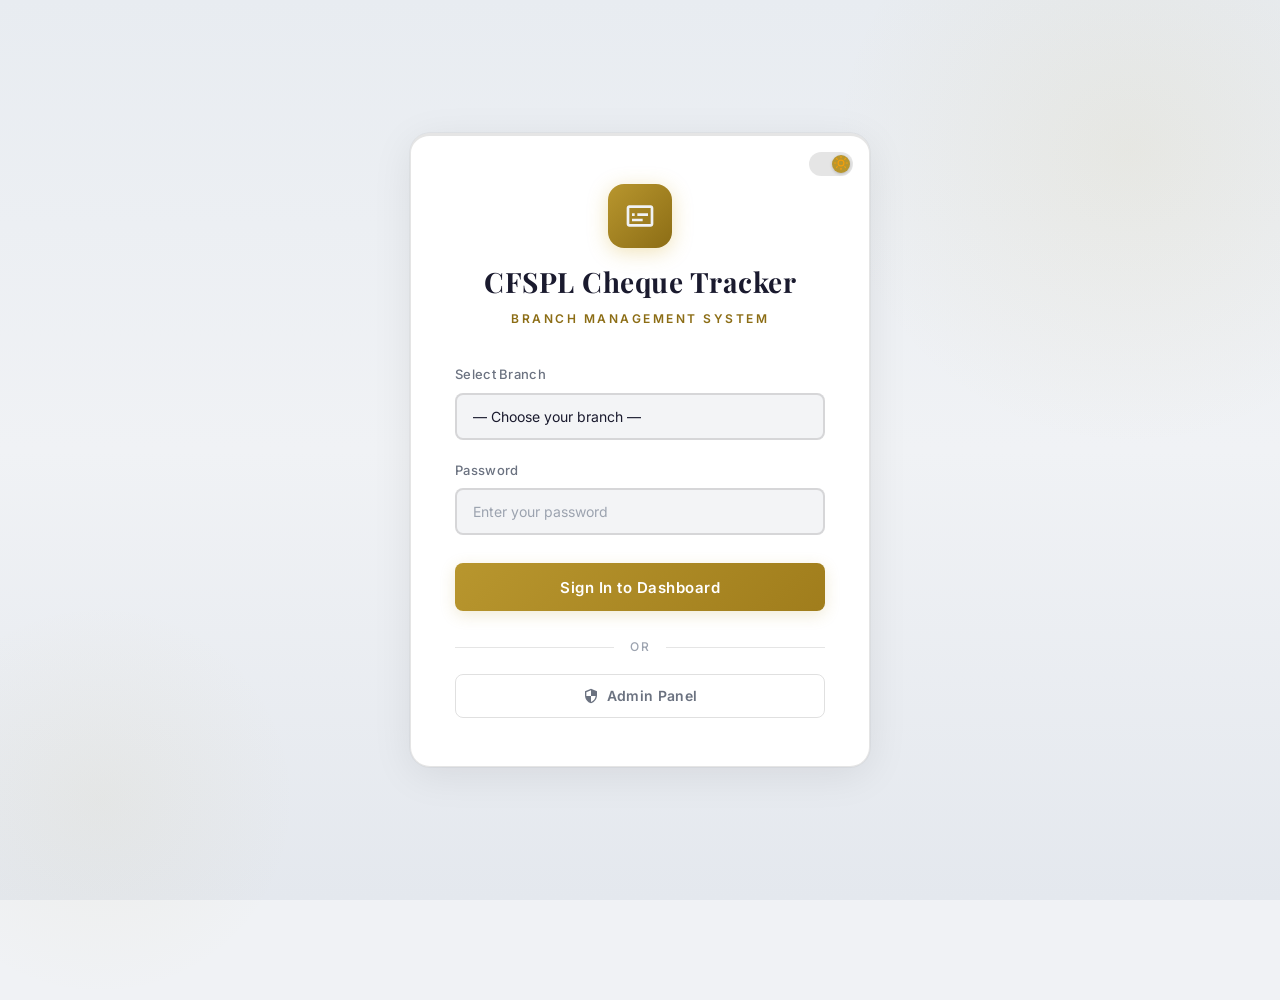
<file: index.html>
<!DOCTYPE html>
<html lang="en">
<head>
  <meta charset="UTF-8" />
  <meta name="viewport" content="width=device-width, initial-scale=1.0" />
  <title>CFSPL Cheque Tracker – Login</title>
  <link rel="stylesheet" href="styles.css" />
</head>
<body class="login-page">

  <div class="login-card" style="position:relative;">
    <button class="theme-toggle" title="Toggle theme" style="position:absolute;top:16px;right:16px;">
      <svg class="icon-moon" viewBox="0 0 24 24" width="14" height="14" fill="currentColor"><path d="M21 12.79A9 9 0 1111.21 3 7 7 0 0021 12.79z"/></svg>
      <svg class="icon-sun" viewBox="0 0 24 24" width="14" height="14" fill="none" stroke="currentColor" stroke-width="2" stroke-linecap="round"><circle cx="12" cy="12" r="5"/><line x1="12" y1="1" x2="12" y2="3"/><line x1="12" y1="21" x2="12" y2="23"/><line x1="4.22" y1="4.22" x2="5.64" y2="5.64"/><line x1="18.36" y1="18.36" x2="19.78" y2="19.78"/><line x1="1" y1="12" x2="3" y2="12"/><line x1="21" y1="12" x2="23" y2="12"/><line x1="4.22" y1="19.78" x2="5.64" y2="18.36"/><line x1="18.36" y1="5.64" x2="19.78" y2="4.22"/></svg>
    </button>
    <div class="login-logo">
      <div class="logo-icon">
        <!-- Cheque/Document icon -->
        <svg viewBox="0 0 24 24" xmlns="http://www.w3.org/2000/svg">
          <path d="M20 4H4c-1.1 0-2 .9-2 2v12c0 1.1.9 2 2 2h16c1.1 0 2-.9 2-2V6c0-1.1-.9-2-2-2zm0 14H4V6h16v12zM6 10h2v2H6zm0 4h8v2H6zm4-4h8v2h-8z"/>
        </svg>
      </div>
      <h1>CFSPL Cheque Tracker</h1>
      <p>Branch Management System</p>
    </div>

    <div id="loginAlert" class="alert alert-error" role="alert">
      <svg width="16" height="16" viewBox="0 0 24 24" fill="currentColor">
        <path d="M12 2C6.48 2 2 6.48 2 12s4.48 10 10 10 10-4.48 10-10S17.52 2 12 2zm1 15h-2v-2h2v2zm0-4h-2V7h2v6z"/>
      </svg>
      <span id="loginAlertText"></span>
    </div>

    <form id="loginForm" novalidate>
      <div class="form-group">
        <label for="branchSelect">Select Branch</label>
        <select id="branchSelect" required>
          <option value="">— Choose your branch —</option>
          <option value="Head Office">Head Office</option>
          <option value="Andheri Branch">Andheri Branch</option>
          <option value="Borivali Branch">Borivali Branch</option>
          <option value="Dadar Branch">Dadar Branch</option>
          <option value="Thane Branch">Thane Branch</option>
          <option value="Pune Branch">Pune Branch</option>
          <option value="Nashik Branch">Nashik Branch</option>
          <option value="Nagpur Branch">Nagpur Branch</option>
          <option value="Aurangabad Branch">Aurangabad Branch</option>
          <option value="Kolhapur Branch">Kolhapur Branch</option>
        </select>
      </div>

      <div class="form-group">
        <label for="passwordInput">Password</label>
        <input
          type="password"
          id="passwordInput"
          placeholder="Enter your password"
          required
          autocomplete="current-password"
        />
      </div>

      <button type="submit" class="btn btn-primary">
        Sign In to Dashboard
      </button>
    </form>

    <div class="admin-divider">
      <span>or</span>
    </div>

    <button class="btn btn-admin" id="adminLoginBtn">
      <svg width="16" height="16" viewBox="0 0 24 24" fill="currentColor">
        <path d="M12 1L3 5v6c0 5.55 3.84 10.74 9 12 5.16-1.26 9-6.45 9-12V5l-9-4zm0 10.99h7c-.53 4.12-3.28 7.79-7 8.94V12H5V6.3l7-3.11v8.8z"/>
      </svg>
      Admin Panel
    </button>
  </div>

  <script src="app.js"></script>
</body>
</html>
</file>
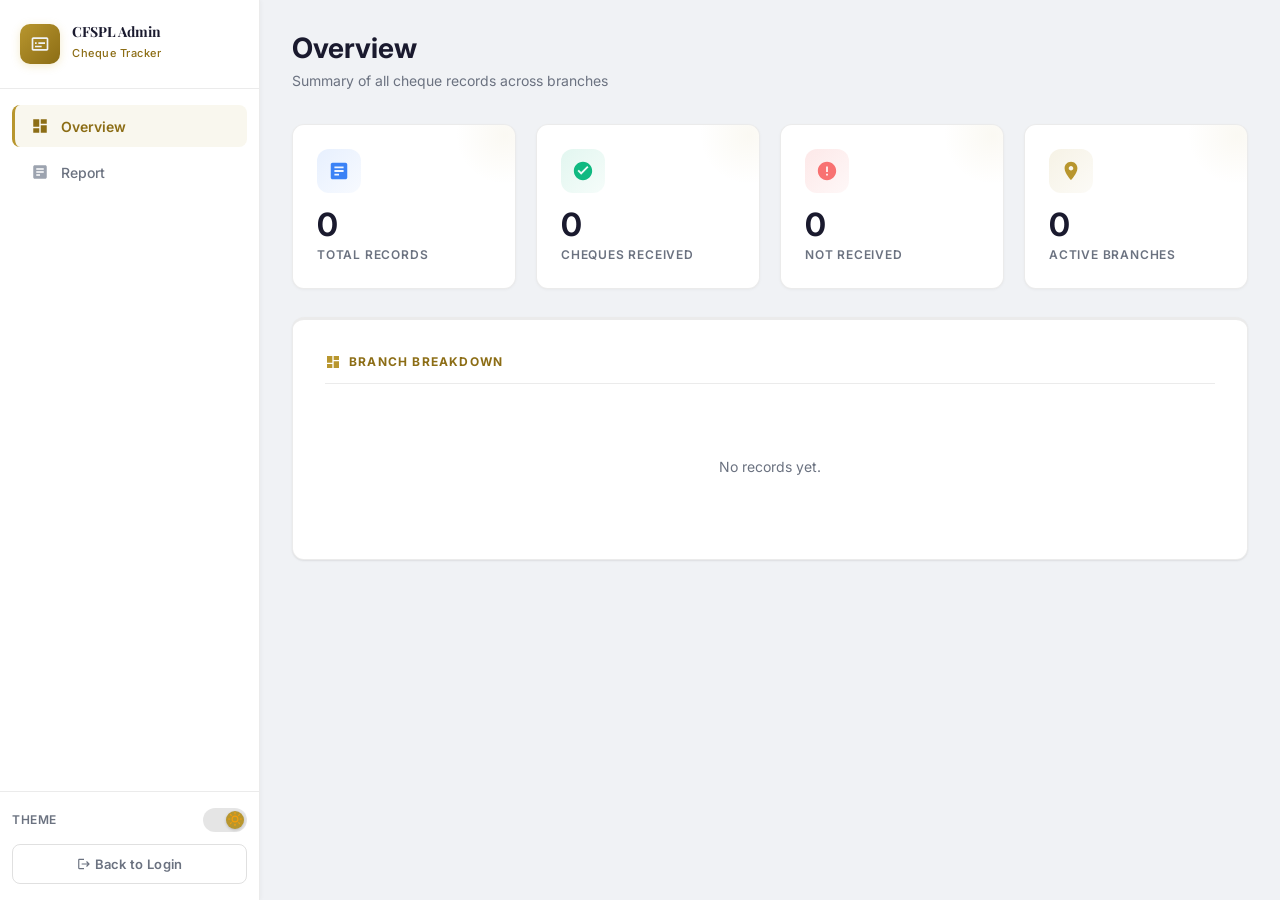
<file: admin.html>
<!DOCTYPE html>
<html lang="en">
<head>
  <meta charset="UTF-8" />
  <meta name="viewport" content="width=device-width, initial-scale=1.0" />
  <title>CFSPL Cheque Tracker – Admin Panel</title>
  <link rel="stylesheet" href="styles.css" />
</head>
<body class="admin-page">

  <!-- Sidebar -->
  <aside class="admin-sidebar" id="adminSidebar">
    <div class="sidebar-brand">
      <div class="brand-icon">
        <svg viewBox="0 0 24 24" xmlns="http://www.w3.org/2000/svg">
          <path d="M20 4H4c-1.1 0-2 .9-2 2v12c0 1.1.9 2 2 2h16c1.1 0 2-.9 2-2V6c0-1.1-.9-2-2-2zm0 14H4V6h16v12zM6 10h2v2H6zm0 4h8v2H6zm4-4h8v2h-8z"/>
        </svg>
      </div>
      <div>
        <h2>CFSPL Admin</h2>
        <span>Cheque Tracker</span>
      </div>
    </div>

    <nav class="sidebar-nav">
      <button class="sidebar-link active" data-page="overview" id="navOverview">
        <svg viewBox="0 0 24 24" width="18" height="18" fill="currentColor">
          <path d="M3 13h8V3H3v10zm0 8h8v-6H3v6zm10 0h8V11h-8v10zm0-18v6h8V3h-8z"/>
        </svg>
        Overview
      </button>
      <button class="sidebar-link" data-page="report" id="navReport">
        <svg viewBox="0 0 24 24" width="18" height="18" fill="currentColor">
          <path d="M19 3H5c-1.1 0-2 .9-2 2v14c0 1.1.9 2 2 2h14c1.1 0 2-.9 2-2V5c0-1.1-.9-2-2-2zm-7 14H7v-2h5v2zm5-4H7v-2h10v2zm0-4H7V7h10v2z"/>
        </svg>
        Report
      </button>
    </nav>

    <div class="sidebar-footer">
      <div style="display:flex;align-items:center;justify-content:space-between;margin-bottom:12px;">
        <span style="font-size:12px;font-weight:600;color:var(--text-muted);text-transform:uppercase;letter-spacing:0.5px;">Theme</span>
        <button class="theme-toggle" title="Toggle theme">
          <svg class="icon-moon" viewBox="0 0 24 24" width="14" height="14" fill="currentColor"><path d="M21 12.79A9 9 0 1111.21 3 7 7 0 0021 12.79z"/></svg>
          <svg class="icon-sun" viewBox="0 0 24 24" width="14" height="14" fill="none" stroke="currentColor" stroke-width="2" stroke-linecap="round"><circle cx="12" cy="12" r="5"/><line x1="12" y1="1" x2="12" y2="3"/><line x1="12" y1="21" x2="12" y2="23"/><line x1="4.22" y1="4.22" x2="5.64" y2="5.64"/><line x1="18.36" y1="18.36" x2="19.78" y2="19.78"/><line x1="1" y1="12" x2="3" y2="12"/><line x1="21" y1="12" x2="23" y2="12"/><line x1="4.22" y1="19.78" x2="5.64" y2="18.36"/><line x1="18.36" y1="5.64" x2="19.78" y2="4.22"/></svg>
        </button>
      </div>
      <button class="btn-logout" id="adminLogoutBtn">
        <svg width="14" height="14" viewBox="0 0 24 24" fill="currentColor">
          <path d="M17 7l-1.41 1.41L18.17 11H8v2h10.17l-2.58 2.58L17 17l5-5zM4 5h8V3H4c-1.1 0-2 .9-2 2v14c0 1.1.9 2 2 2h8v-2H4V5z"/>
        </svg>
        Back to Login
      </button>
    </div>
  </aside>

  <!-- Mobile Header -->
  <div class="admin-mobile-header">
    <button class="mobile-menu-btn" id="mobileMenuBtn">
      <svg viewBox="0 0 24 24" width="22" height="22" fill="currentColor"><path d="M3 18h18v-2H3v2zm0-5h18v-2H3v2zm0-7v2h18V6H3z"/></svg>
    </button>
    <span>CFSPL Admin</span>
    <button class="theme-toggle" title="Toggle theme" style="margin-left:auto;">
      <svg class="icon-moon" viewBox="0 0 24 24" width="14" height="14" fill="currentColor"><path d="M21 12.79A9 9 0 1111.21 3 7 7 0 0021 12.79z"/></svg>
      <svg class="icon-sun" viewBox="0 0 24 24" width="14" height="14" fill="none" stroke="currentColor" stroke-width="2" stroke-linecap="round"><circle cx="12" cy="12" r="5"/><line x1="12" y1="1" x2="12" y2="3"/><line x1="12" y1="21" x2="12" y2="23"/><line x1="4.22" y1="4.22" x2="5.64" y2="5.64"/><line x1="18.36" y1="18.36" x2="19.78" y2="19.78"/><line x1="1" y1="12" x2="3" y2="12"/><line x1="21" y1="12" x2="23" y2="12"/><line x1="4.22" y1="19.78" x2="5.64" y2="18.36"/><line x1="18.36" y1="5.64" x2="19.78" y2="4.22"/></svg>
    </button>
  </div>

  <!-- Main Content -->
  <main class="admin-main">

    <!-- OVERVIEW PAGE -->
    <div class="admin-content active" id="pageOverview">
      <div class="page-title">
        <h3>Overview</h3>
        <p>Summary of all cheque records across branches</p>
      </div>

      <!-- Stats Cards -->
      <div class="stats-grid" id="statsGrid">
        <!-- Rendered by JS -->
      </div>

      <!-- Branch Breakdown -->
      <div class="card" style="margin-top:28px;">
        <div class="card-title">
          <svg viewBox="0 0 24 24" width="16" height="16" style="fill:var(--gold)"><path d="M3 13h8V3H3v10zm0 8h8v-6H3v6zm10 0h8V11h-8v10zm0-18v6h8V3h-8z"/></svg>
          Branch Breakdown
        </div>
        <div class="table-wrapper">
          <div id="branchBreakdownContainer"></div>
        </div>
      </div>
    </div>

    <!-- REPORT PAGE -->
    <div class="admin-content" id="pageReport">
      <div class="page-title">
        <h3>Report</h3>
        <p>All records with column filtering — click any column header to filter</p>
      </div>

      <!-- Active Filters Bar -->
      <div class="active-filters" id="activeFilters" style="display:none;">
        <span class="filters-label">Active Filters:</span>
        <div class="filter-tags" id="filterTags"></div>
        <button class="clear-all-filters" id="clearAllFilters">Clear All</button>
      </div>

      <div class="card">
        <div class="card-title" style="justify-content:space-between;">
          <span style="display:flex;align-items:center;gap:8px;">
            <svg viewBox="0 0 24 24" width="16" height="16" style="fill:var(--gold)"><path d="M19 3H5c-1.1 0-2 .9-2 2v14c0 1.1.9 2 2 2h14c1.1 0 2-.9 2-2V5c0-1.1-.9-2-2-2zm-7 14H7v-2h5v2zm5-4H7v-2h10v2zm0-4H7V7h10v2z"/></svg>
            All Records
          </span>
          <span class="record-count" id="adminRecordCount">0 records</span>
        </div>

        <div class="table-wrapper">
          <div id="adminReportContainer">
            <!-- Table rendered by JS -->
          </div>
        </div>
      </div>
    </div>

  </main>

  <!-- Filter Dropdown (shared, positioned dynamically) -->
  <div class="filter-dropdown" id="filterDropdown" style="display:none;">
    <div class="filter-dropdown-header">
      <span id="filterDropdownTitle">Filter</span>
      <button class="filter-close-btn" id="filterCloseBtn">&times;</button>
    </div>
    <input type="text" class="filter-search" id="filterSearch" placeholder="Search..." />
    <div class="filter-options" id="filterOptions"></div>
    <div class="filter-actions">
      <button class="filter-apply-btn" id="filterApplyBtn">Apply</button>
      <button class="filter-reset-btn" id="filterResetBtn">Reset</button>
    </div>
  </div>
  <div class="filter-overlay" id="filterOverlay" style="display:none;"></div>

  <script src="app.js"></script>
</body>
</html>
</file>
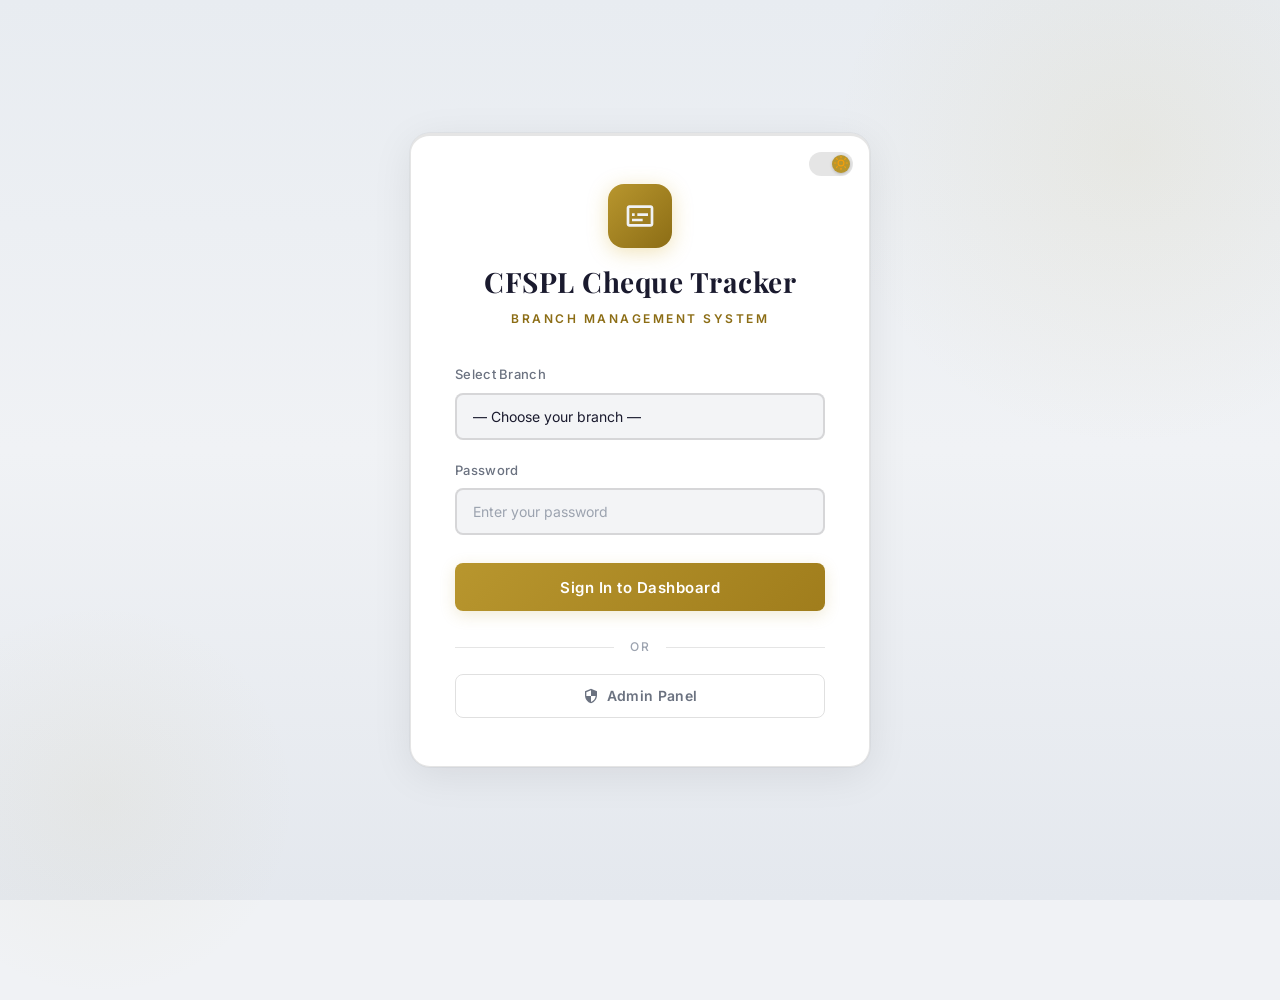
<file: dashboard.html>
<!DOCTYPE html>
<html lang="en">
<head>
  <meta charset="UTF-8" />
  <meta name="viewport" content="width=device-width, initial-scale=1.0" />
  <title>CFSPL Cheque Tracker – Dashboard</title>
  <link rel="stylesheet" href="styles.css" />
</head>
<body class="dashboard-page">

  <!-- Header -->
  <header class="header">
    <div class="header-brand">
      <div class="brand-icon">
        <svg viewBox="0 0 24 24" xmlns="http://www.w3.org/2000/svg">
          <path d="M20 4H4c-1.1 0-2 .9-2 2v12c0 1.1.9 2 2 2h16c1.1 0 2-.9 2-2V6c0-1.1-.9-2-2-2zm0 14H4V6h16v12zM6 10h2v2H6zm0 4h8v2H6zm4-4h8v2h-8z"/>
        </svg>
      </div>
      <div class="brand-text">
        <h2>CFSPL Cheque Tracker</h2>
        <span>Branch Management System</span>
      </div>
    </div>

    <div class="header-right">
      <button class="theme-toggle" title="Toggle theme">
        <svg class="icon-moon" viewBox="0 0 24 24" width="14" height="14" fill="currentColor"><path d="M21 12.79A9 9 0 1111.21 3 7 7 0 0021 12.79z"/></svg>
        <svg class="icon-sun" viewBox="0 0 24 24" width="14" height="14" fill="none" stroke="currentColor" stroke-width="2" stroke-linecap="round"><circle cx="12" cy="12" r="5"/><line x1="12" y1="1" x2="12" y2="3"/><line x1="12" y1="21" x2="12" y2="23"/><line x1="4.22" y1="4.22" x2="5.64" y2="5.64"/><line x1="18.36" y1="18.36" x2="19.78" y2="19.78"/><line x1="1" y1="12" x2="3" y2="12"/><line x1="21" y1="12" x2="23" y2="12"/><line x1="4.22" y1="19.78" x2="5.64" y2="18.36"/><line x1="18.36" y1="5.64" x2="19.78" y2="4.22"/></svg>
      </button>
      <div class="branch-badge" id="headerBranch">Loading...</div>
      <button class="btn-logout" id="logoutBtn">
        <svg width="14" height="14" viewBox="0 0 24 24" fill="currentColor">
          <path d="M17 7l-1.41 1.41L18.17 11H8v2h10.17l-2.58 2.58L17 17l5-5zM4 5h8V3H4c-1.1 0-2 .9-2 2v14c0 1.1.9 2 2 2h8v-2H4V5z"/>
        </svg>
        Logout
      </button>
    </div>
  </header>

  <!-- Main Content -->
  <main class="main-content">

    <div class="page-title">
      <h3>Cheque Entry</h3>
      <p id="branchSubtitle">Manage cheque records for your branch</p>
    </div>

    <!-- Entry Form Card -->
    <div class="card">
      <div class="card-title">
        <svg viewBox="0 0 24 24"><path d="M19 3H5c-1.1 0-2 .9-2 2v14c0 1.1.9 2 2 2h14c1.1 0 2-.9 2-2V5c0-1.1-.9-2-2-2zm-7 14H7v-2h5v2zm5-4H7v-2h10v2zm0-4H7V7h10v2z"/></svg>
        New Entry
      </div>

      <div id="formAlert" class="alert alert-success" role="alert">
        <svg width="16" height="16" viewBox="0 0 24 24" fill="currentColor">
          <path d="M12 2C6.48 2 2 6.48 2 12s4.48 10 10 10 10-4.48 10-10S17.52 2 12 2zm-2 14l-4-4 1.41-1.41L10 13.17l6.59-6.59L18 8l-8 8z"/>
        </svg>
        <span id="formAlertText">Record saved successfully!</span>
      </div>

      <form id="entryForm" novalidate>
        <div class="form-grid">

          <div class="form-group">
            <label for="customerName">Customer Name</label>
            <input type="text" id="customerName" placeholder="Enter customer full name" required />
          </div>

          <div class="form-group">
            <label for="customerLoanId">Customer Loan ID</label>
            <input type="text" id="customerLoanId" placeholder="e.g. LN-2024-00123" required />
          </div>

          <div class="form-group full-width">
            <label>Cheque Received?</label>
            <div class="radio-group">
              <label class="radio-label" id="radioLabelYes">
                <input type="radio" name="chequeReceived" value="Yes" id="radioYes" />
                Yes – Cheque Received
              </label>
              <label class="radio-label" id="radioLabelNo">
                <input type="radio" name="chequeReceived" value="No" id="radioNo" />
                No – Not Received
              </label>
            </div>
          </div>

          <!-- Conditional: Cheque NOT received -->
          <div class="form-group full-width conditional-field" id="fieldReason">
            <label for="chequeReason">Reason Cheque Not Received</label>
            <textarea
              id="chequeReason"
              placeholder="Describe why the cheque was not received..."
            ></textarea>
          </div>

          <!-- Conditional: Cheque received -->
          <div class="form-group full-width conditional-field" id="fieldLocation">
            <label for="chequeLocation">Where is the Cheque Kept?</label>
            <input
              type="text"
              id="chequeLocation"
              placeholder="e.g. Branch safe, File cabinet A-3..."
            />
          </div>

          <!-- Conditional: Attach cheque photo -->
          <div class="form-group full-width conditional-field" id="fieldPhoto">
            <label>Attach Cheque Photo</label>
            <div class="photo-upload-box" id="photoDropZone">
              <input type="file" id="chequePhoto" accept="image/*" capture="environment" />
              <div class="photo-upload-placeholder" id="photoPlaceholder">
                <svg viewBox="0 0 24 24" width="36" height="36" fill="currentColor">
                  <path d="M21 19V5c0-1.1-.9-2-2-2H5c-1.1 0-2 .9-2 2v14c0 1.1.9 2 2 2h14c1.1 0 2-.9 2-2zM8.5 13.5l2.5 3.01L14.5 12l4.5 6H5l3.5-4.5z"/>
                </svg>
                <p>Click or drag &amp; drop cheque photo here</p>
                <span>Supports JPG, PNG (max 5 MB)</span>
              </div>
              <div class="photo-preview" id="photoPreview">
                <img id="photoPreviewImg" alt="Cheque preview" />
                <button type="button" class="photo-remove-btn" id="photoRemoveBtn">
                  <svg viewBox="0 0 24 24" width="14" height="14" fill="currentColor"><path d="M19 6.41L17.59 5 12 10.59 6.41 5 5 6.41 10.59 12 5 17.59 6.41 19 12 13.41 17.59 19 19 17.59 13.41 12z"/></svg>
                  Remove
                </button>
              </div>
            </div>
          </div>

        </div>

        <div class="form-actions">
          <button type="submit" class="btn-save">
            <svg width="16" height="16" viewBox="0 0 24 24" fill="currentColor">
              <path d="M17 3H5c-1.11 0-2 .9-2 2v14c0 1.1.89 2 2 2h14c1.1 0 2-.9 2-2V7l-4-4zm2 16H5V5h11.17L19 7.83V19zm-7-7c-1.66 0-3 1.34-3 3s1.34 3 3 3 3-1.34 3-3-1.34-3-3-3zM6 6h9v4H6z"/>
            </svg>
            Save Record
          </button>
        </div>
      </form>
    </div>

    <!-- Records Table Card -->
    <div class="card records-section">
      <div class="card-title">
        <span style="display:flex;align-items:center;gap:8px;">
          <svg viewBox="0 0 24 24" width="16" height="16" style="fill:var(--gold)"><path d="M3 13h2v-2H3v2zm0 4h2v-2H3v2zm0-8h2V7H3v2zm4 4h14v-2H7v2zm0 4h14v-2H7v2zM7 7v2h14V7H7z"/></svg>
          Saved Records
        </span>
        <span class="record-count" id="recordCount">0 records</span>
      </div>

      <div class="table-wrapper">
        <div id="recordsContainer">
          <!-- Table or empty state rendered by JS -->
        </div>
      </div>
    </div>

  </main>

  <script src="app.js"></script>
</body>
</html>
</file>
<file: styles.css>
@import url('https://fonts.googleapis.com/css2?family=Inter:wght@300;400;500;600;700&family=Playfair+Display:wght@600;700&display=swap');

/* ═══════════════════════════════════════════
   RESET & VARIABLES
═══════════════════════════════════════════ */

*, *::before, *::after {
  box-sizing: border-box;
  margin: 0;
  padding: 0;
}

:root {
  /* Core palette */
  --navy: #0d1b2a;
  --navy-light: #1b2d42;
  --navy-mid: #162236;
  --gold: #d4af37;
  --gold-light: #e8c96e;
  --gold-dim: #b8962e;
  --white: #ffffff;
  --off-white: #f4f6fa;
  --text-light: #cdd5e0;
  --text-muted: #8a97a8;

  /* Status */
  --success: #10b981;
  --error: #ef4444;

  /* Borders & shadows */
  --border: rgba(212, 175, 55, 0.18);
  --border-subtle: rgba(255, 255, 255, 0.06);

  /* Tiered elevation */
  --shadow-sm: 0 1px 3px rgba(0, 0, 0, 0.2);
  --shadow-md: 0 4px 12px rgba(0, 0, 0, 0.25);
  --shadow-lg: 0 8px 32px rgba(0, 0, 0, 0.35);
  --shadow-xl: 0 16px 48px rgba(0, 0, 0, 0.45);

  /* Radii */
  --radius: 12px;
  --radius-sm: 8px;
  --radius-xs: 6px;

  /* Spacing scale: 4 / 8 / 16 / 24 / 32 / 48 */
  --sp-1: 4px;
  --sp-2: 8px;
  --sp-3: 16px;
  --sp-4: 24px;
  --sp-5: 32px;
  --sp-6: 48px;

  /* Glass */
  --glass-bg: rgba(27, 45, 66, 0.6);
  --glass-border: rgba(255, 255, 255, 0.08);

  /* Theme-aware semantic tokens */
  --bg-page: var(--navy);
  --bg-card: var(--navy-light);
  --bg-input: var(--navy-mid);
  --bg-hover: rgba(255, 255, 255, 0.04);
  --bg-hover-strong: rgba(255, 255, 255, 0.08);
  --bg-table-alt: rgba(201, 168, 76, 0.03);
  --bg-table-header: rgba(201, 168, 76, 0.08);
  --text-primary: var(--white);
  --text-secondary: var(--text-light);
  --text-tertiary: var(--text-muted);
  --input-border: rgba(212, 175, 55, 0.15);
  --input-border-hover: rgba(212, 175, 55, 0.3);
  --login-gradient-1: #0a1520;
  --login-gradient-2: #0d1b2a;
  --login-gradient-3: #111f30;
  --login-glow: rgba(201, 168, 76, 0.08);
  --card-top-border: var(--gold);
  --divider-bg: var(--navy-light);
}

/* ═══════════════════════════════════════════
   LIGHT THEME
═══════════════════════════════════════════ */

[data-theme="light"] {
  --navy: #f0f2f5;
  --navy-light: #ffffff;
  --navy-mid: #f8f9fa;
  --gold: #b8962e;
  --gold-light: #a07d1c;
  --gold-dim: #8c6d15;
  --white: #1a1a2e;
  --off-white: #f4f6fa;
  --text-light: #374151;
  --text-muted: #6b7280;

  --border: rgba(0, 0, 0, 0.1);
  --border-subtle: rgba(0, 0, 0, 0.05);

  --shadow-sm: 0 1px 3px rgba(0, 0, 0, 0.06);
  --shadow-md: 0 4px 12px rgba(0, 0, 0, 0.08);
  --shadow-lg: 0 8px 24px rgba(0, 0, 0, 0.1);
  --shadow-xl: 0 16px 40px rgba(0, 0, 0, 0.12);

  --glass-bg: rgba(255, 255, 255, 0.85);
  --glass-border: rgba(0, 0, 0, 0.08);

  --bg-page: #f0f2f5;
  --bg-card: #ffffff;
  --bg-input: #f3f4f6;
  --bg-hover: rgba(0, 0, 0, 0.03);
  --bg-hover-strong: rgba(0, 0, 0, 0.06);
  --bg-table-alt: rgba(0, 0, 0, 0.02);
  --bg-table-header: rgba(180, 150, 46, 0.08);
  --text-primary: #1a1a2e;
  --text-secondary: #374151;
  --text-tertiary: #6b7280;
  --input-border: rgba(0, 0, 0, 0.15);
  --input-border-hover: rgba(180, 150, 46, 0.4);
  --login-gradient-1: #e8ecf1;
  --login-gradient-2: #f0f2f5;
  --login-gradient-3: #e4e8ee;
  --login-glow: rgba(180, 150, 46, 0.1);
  --card-top-border: #b8962e;
  --divider-bg: #ffffff;
}

/* Light theme specific overrides */
[data-theme="light"] .login-card {
  background: #ffffff;
  border-color: rgba(0, 0, 0, 0.1);
  box-shadow: 0 8px 40px rgba(0, 0, 0, 0.08), 0 0 0 1px rgba(0, 0, 0, 0.04);
}

[data-theme="light"] .login-page {
  background: linear-gradient(180deg, #e8ecf1 0%, #f0f2f5 50%, #e4e8ee 100%);
}

[data-theme="light"] .login-page::before {
  background: radial-gradient(circle, rgba(180, 150, 46, 0.08) 0%, transparent 70%);
}

[data-theme="light"] .login-page::after {
  background: radial-gradient(circle, rgba(180, 150, 46, 0.05) 0%, transparent 70%);
}

[data-theme="light"] .form-group select,
[data-theme="light"] .form-group input[type="password"],
[data-theme="light"] .form-group input[type="text"],
[data-theme="light"] .form-group textarea {
  background: #f3f4f6;
  border-color: rgba(0, 0, 0, 0.12);
  color: #1a1a2e;
}

[data-theme="light"] .form-group select:focus,
[data-theme="light"] .form-group input:focus,
[data-theme="light"] .form-group textarea:focus {
  border-color: #b8962e;
  box-shadow: 0 0 0 4px rgba(180, 150, 46, 0.12);
  background: #ffffff;
}

[data-theme="light"] .form-group select::placeholder,
[data-theme="light"] .form-group input::placeholder,
[data-theme="light"] .form-group textarea::placeholder {
  color: #9ca3af;
}

[data-theme="light"] .form-group select option {
  background: #ffffff;
  color: #1a1a2e;
}

[data-theme="light"] .btn-primary {
  background: linear-gradient(135deg, #b8962e, #a07d1c);
  color: #ffffff;
  box-shadow: 0 4px 16px rgba(180, 150, 46, 0.2);
}

[data-theme="light"] .btn-primary:hover {
  background: linear-gradient(135deg, #cca833, #b8962e);
  box-shadow: 0 6px 20px rgba(180, 150, 46, 0.3);
}

[data-theme="light"] .header {
  background: rgba(255, 255, 255, 0.9);
  backdrop-filter: blur(12px);
  -webkit-backdrop-filter: blur(12px);
  border-bottom-color: rgba(0, 0, 0, 0.08);
  box-shadow: 0 1px 4px rgba(0, 0, 0, 0.06);
}

[data-theme="light"] .header-brand .brand-icon {
  background: linear-gradient(135deg, #b8962e, #a07d1c);
}

[data-theme="light"] .header-brand .brand-text h2 {
  color: #1a1a2e;
}

[data-theme="light"] .header-brand .brand-text span {
  color: #8c6d15;
}

[data-theme="light"] .branch-badge {
  background: rgba(180, 150, 46, 0.1);
  border-color: rgba(180, 150, 46, 0.25);
  color: #8c6d15;
}

[data-theme="light"] .btn-logout {
  border-color: rgba(0, 0, 0, 0.12);
  color: #6b7280;
}

[data-theme="light"] .btn-logout:hover {
  border-color: var(--error);
  color: var(--error);
  background: rgba(239, 68, 68, 0.06);
}

[data-theme="light"] .card {
  background: #ffffff;
  border-color: rgba(0, 0, 0, 0.08);
  box-shadow: 0 1px 3px rgba(0, 0, 0, 0.04), 0 1px 2px rgba(0, 0, 0, 0.06);
}

[data-theme="light"] .card:hover {
  border-color: rgba(0, 0, 0, 0.12);
  box-shadow: 0 4px 12px rgba(0, 0, 0, 0.08);
}

[data-theme="light"] .card-title {
  color: #8c6d15;
  border-bottom-color: rgba(0, 0, 0, 0.08);
}

[data-theme="light"] .card-title svg {
  fill: #8c6d15;
}

[data-theme="light"] .page-title h3 {
  color: #1a1a2e;
}

[data-theme="light"] .page-title p {
  color: #6b7280;
}

[data-theme="light"] .radio-label {
  border-color: rgba(0, 0, 0, 0.12);
  color: #374151;
}

[data-theme="light"] .radio-label:hover {
  border-color: rgba(180, 150, 46, 0.4);
  color: #1a1a2e;
  background: rgba(180, 150, 46, 0.04);
}

[data-theme="light"] .radio-label.selected {
  border-color: #b8962e;
  background: rgba(180, 150, 46, 0.08);
  color: #8c6d15;
}

[data-theme="light"] .photo-upload-box {
  border-color: rgba(180, 150, 46, 0.25);
  background: rgba(180, 150, 46, 0.03);
}

[data-theme="light"] .photo-upload-box:hover {
  background: rgba(180, 150, 46, 0.06);
}

[data-theme="light"] .photo-upload-box.dragover {
  border-color: #b8962e;
  background: rgba(180, 150, 46, 0.1);
}

[data-theme="light"] .photo-upload-placeholder p {
  color: #374151;
}

[data-theme="light"] .photo-upload-placeholder span {
  color: #6b7280;
}

[data-theme="light"] .photo-upload-placeholder svg {
  fill: #8c6d15;
}

[data-theme="light"] .btn-save {
  background: linear-gradient(135deg, #b8962e, #a07d1c);
  color: #ffffff;
}

[data-theme="light"] .btn-save:hover {
  background: linear-gradient(135deg, #cca833, #b8962e);
}

[data-theme="light"] thead tr {
  background: rgba(180, 150, 46, 0.06);
  border-bottom-color: rgba(0, 0, 0, 0.08);
}

[data-theme="light"] thead th {
  color: #8c6d15;
}

[data-theme="light"] tbody tr {
  border-bottom-color: rgba(0, 0, 0, 0.05);
}

[data-theme="light"] tbody tr:nth-child(even) {
  background: rgba(0, 0, 0, 0.02);
}

[data-theme="light"] tbody tr:hover {
  background: rgba(180, 150, 46, 0.06);
}

[data-theme="light"] tbody td {
  color: #374151;
}

[data-theme="light"] tbody td:first-child {
  color: #1a1a2e;
}

[data-theme="light"] .badge-yes {
  background: rgba(16, 185, 129, 0.1);
  color: #059669;
  border-color: rgba(16, 185, 129, 0.2);
}

[data-theme="light"] .badge-no {
  background: rgba(239, 68, 68, 0.08);
  color: #dc2626;
  border-color: rgba(239, 68, 68, 0.15);
}

[data-theme="light"] .record-count {
  background: rgba(180, 150, 46, 0.1);
  color: #8c6d15;
  border-color: rgba(180, 150, 46, 0.2);
}

[data-theme="light"] .alert-error {
  background: rgba(239, 68, 68, 0.08);
  border-color: rgba(239, 68, 68, 0.2);
  color: #dc2626;
}

[data-theme="light"] .alert-success {
  background: rgba(16, 185, 129, 0.08);
  border-color: rgba(16, 185, 129, 0.2);
  color: #059669;
}

[data-theme="light"] .empty-state {
  color: #9ca3af;
}

[data-theme="light"] .empty-state svg {
  fill: #9ca3af;
}

[data-theme="light"] .empty-state p {
  color: #6b7280;
}

[data-theme="light"] .photo-remove-btn {
  background: rgba(239, 68, 68, 0.08);
  border-color: rgba(239, 68, 68, 0.2);
  color: #dc2626;
}

/* Light theme: Admin */
[data-theme="light"] .admin-sidebar {
  background: rgba(255, 255, 255, 0.95);
  backdrop-filter: blur(12px);
  -webkit-backdrop-filter: blur(12px);
  border-right-color: rgba(0, 0, 0, 0.08);
  box-shadow: 1px 0 4px rgba(0, 0, 0, 0.04);
}

[data-theme="light"] .sidebar-brand {
  border-bottom-color: rgba(0, 0, 0, 0.08);
}

[data-theme="light"] .sidebar-brand h2 {
  color: #1a1a2e;
}

[data-theme="light"] .sidebar-brand span {
  color: #8c6d15;
}

[data-theme="light"] .sidebar-link {
  color: #6b7280;
}

[data-theme="light"] .sidebar-link:hover {
  background: rgba(0, 0, 0, 0.04);
  color: #1a1a2e;
  border-left-color: rgba(180, 150, 46, 0.3);
}

[data-theme="light"] .sidebar-link.active {
  background: rgba(180, 150, 46, 0.08);
  color: #8c6d15;
  border-left-color: #b8962e;
}

[data-theme="light"] .sidebar-link svg {
  fill: #9ca3af;
}

[data-theme="light"] .sidebar-link.active svg {
  fill: #8c6d15;
}

[data-theme="light"] .sidebar-footer {
  border-top-color: rgba(0, 0, 0, 0.08);
}

[data-theme="light"] .stat-card {
  background: #ffffff;
  border-color: rgba(0, 0, 0, 0.08);
  box-shadow: 0 1px 3px rgba(0, 0, 0, 0.04);
}

[data-theme="light"] .stat-card:hover {
  border-color: rgba(0, 0, 0, 0.12);
  box-shadow: 0 4px 16px rgba(0, 0, 0, 0.08);
}

[data-theme="light"] .stat-card .stat-value {
  color: #1a1a2e;
}

[data-theme="light"] .stat-card .stat-label {
  color: #6b7280;
}

[data-theme="light"] .stat-card::before {
  background: radial-gradient(circle, rgba(180, 150, 46, 0.06) 0%, transparent 70%);
}

[data-theme="light"] .stat-icon.blue {
  background: linear-gradient(135deg, rgba(59, 130, 246, 0.12) 0%, rgba(59, 130, 246, 0.04) 100%);
}

[data-theme="light"] .stat-icon.green {
  background: linear-gradient(135deg, rgba(16, 185, 129, 0.12) 0%, rgba(16, 185, 129, 0.04) 100%);
}

[data-theme="light"] .stat-icon.red {
  background: linear-gradient(135deg, rgba(239, 68, 68, 0.12) 0%, rgba(239, 68, 68, 0.04) 100%);
}

[data-theme="light"] .stat-icon.gold {
  background: linear-gradient(135deg, rgba(180, 150, 46, 0.12) 0%, rgba(180, 150, 46, 0.04) 100%);
}

[data-theme="light"] .filter-overlay {
  background: rgba(0, 0, 0, 0.15);
}

[data-theme="light"] .filter-dropdown {
  background: rgba(255, 255, 255, 0.98);
  border-color: rgba(0, 0, 0, 0.1);
  box-shadow: 0 8px 32px rgba(0, 0, 0, 0.12);
}

[data-theme="light"] .filter-dropdown-header {
  border-bottom-color: rgba(0, 0, 0, 0.08);
  color: #8c6d15;
}

[data-theme="light"] .filter-close-btn {
  color: #9ca3af;
}

[data-theme="light"] .filter-search {
  background: #f3f4f6;
  border-bottom-color: rgba(0, 0, 0, 0.06);
  color: #1a1a2e;
}

[data-theme="light"] .filter-search::placeholder {
  color: #9ca3af;
}

[data-theme="light"] .filter-option {
  color: #374151;
}

[data-theme="light"] .filter-option:hover {
  background: rgba(180, 150, 46, 0.06);
}

[data-theme="light"] .filter-option.checked {
  color: #8c6d15;
  background: rgba(180, 150, 46, 0.06);
}

[data-theme="light"] .filter-actions {
  border-top-color: rgba(0, 0, 0, 0.08);
}

[data-theme="light"] .filter-apply-btn {
  background: linear-gradient(135deg, #b8962e, #a07d1c);
  color: #ffffff;
}

[data-theme="light"] .filter-reset-btn {
  border-color: rgba(0, 0, 0, 0.12);
  color: #6b7280;
}

[data-theme="light"] .active-filters {
  background: rgba(180, 150, 46, 0.05);
  border-color: rgba(180, 150, 46, 0.15);
}

[data-theme="light"] .filter-tag {
  background: rgba(180, 150, 46, 0.1);
  border-color: rgba(180, 150, 46, 0.2);
  color: #8c6d15;
}

[data-theme="light"] th.filterable:hover {
  color: #8c6d15;
  background: rgba(180, 150, 46, 0.08);
}

[data-theme="light"] th.filterable.filtered {
  color: #8c6d15;
  background: rgba(180, 150, 46, 0.08);
}

[data-theme="light"] .admin-mobile-header {
  background: rgba(255, 255, 255, 0.95);
  border-bottom-color: rgba(0, 0, 0, 0.08);
  color: #1a1a2e;
}

[data-theme="light"] .mobile-menu-btn {
  color: #8c6d15;
}

[data-theme="light"] .admin-divider::before {
  background: rgba(0, 0, 0, 0.1);
}

[data-theme="light"] .admin-divider span {
  background: #ffffff;
  color: #9ca3af;
}

[data-theme="light"] .btn-admin {
  border-color: rgba(0, 0, 0, 0.12);
  color: #6b7280;
}

[data-theme="light"] .btn-admin:hover {
  border-color: #b8962e;
  color: #8c6d15;
  background: rgba(180, 150, 46, 0.05);
}

[data-theme="light"] .progress-bar-track {
  background: rgba(0, 0, 0, 0.06);
}

[data-theme="light"] .login-logo h1 {
  color: #1a1a2e;
}

[data-theme="light"] .login-logo p {
  color: #8c6d15;
}

[data-theme="light"] .form-group label {
  color: #6b7280;
}

/* ═══════════════════════════════════════════
   THEME TOGGLE
═══════════════════════════════════════════ */

.theme-toggle {
  width: 44px;
  height: 24px;
  border-radius: 12px;
  border: none;
  cursor: pointer;
  position: relative;
  background: rgba(255, 255, 255, 0.12);
  transition: background 0.3s ease;
  display: flex;
  align-items: center;
  padding: 0;
  flex-shrink: 0;
}

.theme-toggle::after {
  content: '';
  position: absolute;
  width: 18px;
  height: 18px;
  border-radius: 50%;
  background: var(--gold);
  top: 3px;
  left: 3px;
  transition: transform 0.3s cubic-bezier(0.4, 0, 0.2, 1);
  box-shadow: 0 1px 3px rgba(0, 0, 0, 0.2);
}

[data-theme="light"] .theme-toggle {
  background: rgba(0, 0, 0, 0.1);
}

[data-theme="light"] .theme-toggle::after {
  transform: translateX(20px);
  background: #b8962e;
}

.theme-toggle .icon-moon,
.theme-toggle .icon-sun {
  position: absolute;
  z-index: 1;
  pointer-events: none;
}

.theme-toggle .icon-moon {
  left: 5px;
  top: 4px;
  color: #fbbf24;
}

.theme-toggle .icon-sun {
  right: 5px;
  top: 4px;
  color: #f59e0b;
}

/* Theme transition smoothing */
html, html *,
html *::before,
html *::after {
  transition-property: background-color, color, border-color, box-shadow, fill;
  transition-duration: 0s;
}

html.theme-transitioning,
html.theme-transitioning *,
html.theme-transitioning *::before,
html.theme-transitioning *::after {
  transition-duration: 0.3s !important;
  transition-timing-function: ease !important;
}

html, body {
  height: 100%;
  font-family: 'Inter', sans-serif;
  background-color: var(--navy);
  color: var(--white);
  line-height: 1.6;
  font-size: 14px;
  -webkit-font-smoothing: antialiased;
  -moz-osx-font-smoothing: grayscale;
}

/* ═══════════════════════════════════════════
   ANIMATIONS
═══════════════════════════════════════════ */

@keyframes slideUpFade {
  0%   { opacity: 0; transform: translateY(32px) scale(0.98); }
  60%  { opacity: 1; transform: translateY(-4px) scale(1.005); }
  100% { opacity: 1; transform: translateY(0) scale(1); }
}

@keyframes fadeIn {
  from { opacity: 0; transform: translateY(-8px); }
  to   { opacity: 1; transform: translateY(0); }
}

@keyframes tagSlideIn {
  from { opacity: 0; transform: translateX(-8px) scale(0.92); }
  to   { opacity: 1; transform: translateX(0) scale(1); }
}

@keyframes filterSlideDown {
  from { opacity: 0; transform: translateY(-12px); }
  to   { opacity: 1; transform: translateY(0); }
}

@keyframes fadeInPage {
  from { opacity: 0; }
  to   { opacity: 1; }
}

/* ═══════════════════════════════════════════
   LOGIN PAGE
═══════════════════════════════════════════ */

.login-page {
  min-height: 100vh;
  display: flex;
  align-items: center;
  justify-content: center;
  background: linear-gradient(135deg, #0a1520 0%, #0d1b2a 50%, #111f30 100%);
  padding: var(--sp-4);
  position: relative;
  overflow: hidden;
  animation: fadeInPage 0.4s ease;
}

.login-page::before {
  content: '';
  position: absolute;
  width: 600px;
  height: 600px;
  border-radius: 50%;
  background: radial-gradient(circle, rgba(212, 175, 55, 0.07) 0%, transparent 70%);
  top: -150px;
  right: -150px;
  pointer-events: none;
}

.login-page::after {
  content: '';
  position: absolute;
  width: 400px;
  height: 400px;
  border-radius: 50%;
  background: radial-gradient(circle, rgba(212, 175, 55, 0.04) 0%, transparent 70%);
  bottom: -100px;
  left: -100px;
  pointer-events: none;
}

.login-card {
  background: var(--glass-bg);
  backdrop-filter: blur(10px);
  -webkit-backdrop-filter: blur(10px);
  border: 1px solid var(--glass-border);
  border-top: 3px solid var(--gold);
  border-radius: 20px;
  padding: var(--sp-6) 44px;
  width: 100%;
  max-width: 460px;
  box-shadow: var(--shadow-xl), 0 0 0 1px rgba(255, 255, 255, 0.03);
  position: relative;
  z-index: 1;
  animation: slideUpFade 0.6s cubic-bezier(0.34, 1.56, 0.64, 1);
}

.login-logo {
  text-align: center;
  margin-bottom: 36px;
}

.login-logo .logo-icon {
  width: 64px;
  height: 64px;
  background: linear-gradient(135deg, var(--gold), var(--gold-dim));
  border-radius: var(--sp-3);
  display: inline-flex;
  align-items: center;
  justify-content: center;
  margin-bottom: var(--sp-3);
  box-shadow: 0 4px 20px rgba(212, 175, 55, 0.35);
}

.login-logo .logo-icon svg {
  width: 32px;
  height: 32px;
  fill: var(--navy);
}

.login-logo h1 {
  font-family: 'Playfair Display', serif;
  font-size: 28px;
  font-weight: 700;
  color: var(--white);
  letter-spacing: 0.5px;
  line-height: 1.3;
}

.login-logo p {
  font-size: 12px;
  color: var(--gold);
  text-transform: uppercase;
  letter-spacing: 2.5px;
  margin-top: var(--sp-2);
  font-weight: 600;
}

/* ═══════════════════════════════════════════
   FORM ELEMENTS (shared)
═══════════════════════════════════════════ */

.form-group {
  margin-bottom: 20px;
}

.form-group label {
  display: block;
  font-size: 13px;
  font-weight: 500;
  color: var(--text-light);
  letter-spacing: 0.3px;
  margin-bottom: var(--sp-2);
}

.form-group select,
.form-group input[type="password"],
.form-group input[type="text"],
.form-group textarea {
  width: 100%;
  background: var(--navy-mid);
  border: 2px solid var(--border-subtle);
  border-radius: var(--radius-sm);
  color: var(--white);
  font-family: 'Inter', sans-serif;
  font-size: 14px;
  padding: 13px var(--sp-3);
  outline: none;
  transition: border-color 0.2s ease, box-shadow 0.2s ease, background 0.2s ease;
  appearance: none;
  -webkit-appearance: none;
}

.form-group select:hover,
.form-group input[type="password"]:hover,
.form-group input[type="text"]:hover,
.form-group textarea:hover {
  border-color: rgba(212, 175, 55, 0.3);
  background: rgba(22, 34, 54, 0.9);
}

.form-group select {
  background-image: url("data:image/svg+xml,%3Csvg xmlns='http://www.w3.org/2000/svg' width='12' height='8' viewBox='0 0 12 8'%3E%3Cpath d='M1 1l5 5 5-5' stroke='%23d4af37' stroke-width='1.5' fill='none' stroke-linecap='round' stroke-linejoin='round'/%3E%3C/svg%3E");
  background-repeat: no-repeat;
  background-position: right var(--sp-3) center;
  padding-right: 44px;
  cursor: pointer;
}

.form-group select option {
  background: var(--navy-light);
  color: var(--white);
}

.form-group select:focus,
.form-group input:focus,
.form-group textarea:focus {
  border-color: var(--gold);
  box-shadow: 0 0 0 4px rgba(212, 175, 55, 0.15);
}

.form-group select::placeholder,
.form-group input::placeholder,
.form-group textarea::placeholder {
  color: var(--text-muted);
}

.form-group textarea {
  resize: vertical;
  min-height: 100px;
}

/* ═══════════════════════════════════════════
   BUTTONS
═══════════════════════════════════════════ */

.btn {
  width: 100%;
  height: 48px;
  padding: 0 var(--sp-4);
  border: none;
  border-radius: var(--radius-sm);
  font-family: 'Inter', sans-serif;
  font-size: 15px;
  font-weight: 600;
  cursor: pointer;
  transition: all 0.2s ease;
  letter-spacing: 0.5px;
  display: inline-flex;
  align-items: center;
  justify-content: center;
}

.btn-primary {
  background: linear-gradient(135deg, var(--gold), var(--gold-dim));
  color: var(--navy);
  box-shadow: 0 4px 16px rgba(212, 175, 55, 0.3);
  margin-top: var(--sp-2);
}

.btn-primary:hover {
  background: linear-gradient(135deg, var(--gold-light), var(--gold));
  box-shadow: 0 8px 24px rgba(212, 175, 55, 0.4);
  transform: translateY(-2px);
}

.btn-primary:active {
  transform: translateY(0);
  box-shadow: 0 2px 8px rgba(212, 175, 55, 0.3);
}

/* ═══════════════════════════════════════════
   ALERTS
═══════════════════════════════════════════ */

.alert {
  padding: 12px var(--sp-3);
  border-radius: var(--radius-sm);
  font-size: 13px;
  font-weight: 500;
  margin-bottom: 20px;
  display: none;
  animation: fadeIn 0.3s ease;
}

.alert.show {
  display: flex;
  align-items: center;
  gap: var(--sp-2);
}

.alert-error {
  background: rgba(239, 68, 68, 0.1);
  border: 1px solid rgba(239, 68, 68, 0.25);
  color: #f87171;
}

.alert-success {
  background: rgba(16, 185, 129, 0.1);
  border: 1px solid rgba(16, 185, 129, 0.25);
  color: var(--success);
}

/* ═══════════════════════════════════════════
   ADMIN DIVIDER & BUTTON (login page)
═══════════════════════════════════════════ */

.admin-divider {
  text-align: center;
  margin: var(--sp-4) 0 var(--sp-3);
  position: relative;
}

.admin-divider::before {
  content: '';
  position: absolute;
  left: 0;
  right: 0;
  top: 50%;
  height: 1px;
  background: linear-gradient(90deg, transparent, rgba(255, 255, 255, 0.1), transparent);
}

.admin-divider span {
  background: var(--glass-bg);
  padding: 0 var(--sp-3);
  font-size: 12px;
  color: var(--text-muted);
  position: relative;
  text-transform: uppercase;
  letter-spacing: 1.5px;
  font-weight: 500;
}

.btn-admin {
  width: 100%;
  height: 44px;
  padding: 0 var(--sp-3);
  border: 1.5px solid rgba(255, 255, 255, 0.1);
  border-radius: var(--radius-sm);
  background: transparent;
  color: var(--text-light);
  font-family: 'Inter', sans-serif;
  font-size: 14px;
  font-weight: 600;
  cursor: pointer;
  transition: all 0.2s ease;
  display: flex;
  align-items: center;
  justify-content: center;
  gap: var(--sp-2);
  letter-spacing: 0.3px;
}

.btn-admin:hover {
  border-color: var(--gold);
  color: var(--gold-light);
  background: rgba(212, 175, 55, 0.06);
  transform: translateY(-1px);
  box-shadow: var(--shadow-sm);
}

/* ═══════════════════════════════════════════
   DASHBOARD PAGE
═══════════════════════════════════════════ */

.dashboard-page {
  min-height: 100vh;
  background: var(--navy);
  display: flex;
  flex-direction: column;
  animation: fadeInPage 0.4s ease;
}

/* ─── Header ─── */

.header {
  background: var(--glass-bg);
  backdrop-filter: blur(10px);
  -webkit-backdrop-filter: blur(10px);
  border-bottom: 1px solid var(--border);
  padding: 0 var(--sp-5);
  height: 72px;
  display: flex;
  align-items: center;
  justify-content: space-between;
  position: sticky;
  top: 0;
  z-index: 100;
  box-shadow: 0 2px 16px rgba(0, 0, 0, 0.3);
}

.header-brand {
  display: flex;
  align-items: center;
  gap: 12px;
}

.header-brand .brand-icon {
  width: 40px;
  height: 40px;
  background: linear-gradient(135deg, var(--gold), var(--gold-dim));
  border-radius: 10px;
  display: flex;
  align-items: center;
  justify-content: center;
  flex-shrink: 0;
  box-shadow: 0 2px 8px rgba(212, 175, 55, 0.25);
}

.header-brand .brand-icon svg {
  width: 20px;
  height: 20px;
  fill: var(--navy);
}

.header-brand .brand-text h2 {
  font-family: 'Playfair Display', serif;
  font-size: 1.1rem;
  color: var(--white);
  line-height: 1.2;
}

.header-brand .brand-text span {
  font-size: 11px;
  color: var(--gold);
  font-weight: 500;
  letter-spacing: 0.5px;
}

.header-right {
  display: flex;
  align-items: center;
  gap: var(--sp-3);
}

.branch-badge {
  background: rgba(212, 175, 55, 0.1);
  border: 1px solid rgba(212, 175, 55, 0.25);
  color: var(--gold-light);
  font-size: 12px;
  font-weight: 600;
  padding: var(--sp-1) 14px;
  border-radius: 20px;
  letter-spacing: 0.3px;
}

.btn-logout {
  background: transparent;
  border: 1.5px solid rgba(255, 255, 255, 0.12);
  color: var(--text-light);
  height: 40px;
  padding: 0 18px;
  border-radius: var(--radius-sm);
  font-family: 'Inter', sans-serif;
  font-size: 13px;
  font-weight: 600;
  cursor: pointer;
  transition: all 0.2s ease;
  letter-spacing: 0.3px;
  display: flex;
  align-items: center;
  gap: var(--sp-1);
}

.btn-logout:hover {
  border-color: var(--error);
  color: #f87171;
  background: rgba(239, 68, 68, 0.08);
}

/* ─── Main Content ─── */

.main-content {
  flex: 1;
  padding: var(--sp-5);
  max-width: 1100px;
  width: 100%;
  margin: 0 auto;
}

.page-title {
  margin-bottom: var(--sp-5);
}

.page-title h3 {
  font-size: 28px;
  font-weight: 700;
  color: var(--white);
  line-height: 1.2;
}

.page-title p {
  font-size: 14px;
  color: var(--text-muted);
  margin-top: var(--sp-1);
}

/* ═══════════════════════════════════════════
   CARDS (glassmorphic)
═══════════════════════════════════════════ */

.card {
  background: var(--glass-bg);
  backdrop-filter: blur(10px);
  -webkit-backdrop-filter: blur(10px);
  border: 1px solid var(--glass-border);
  border-top: 3px solid var(--gold);
  border-radius: var(--radius);
  padding: var(--sp-5);
  box-shadow: var(--shadow-md);
  margin-bottom: var(--sp-5);
  transition: box-shadow 0.2s ease;
}

.card:hover {
  box-shadow: var(--shadow-lg);
}

.card-title {
  font-size: 12px;
  font-weight: 700;
  color: var(--gold-light);
  text-transform: uppercase;
  letter-spacing: 1.2px;
  margin-bottom: var(--sp-4);
  padding-bottom: 12px;
  border-bottom: 1px solid var(--border);
  display: flex;
  align-items: center;
  gap: var(--sp-2);
}

.card-title svg {
  width: 16px;
  height: 16px;
  fill: var(--gold);
}

/* ═══════════════════════════════════════════
   FORM LAYOUT
═══════════════════════════════════════════ */

.form-grid {
  display: grid;
  grid-template-columns: 1fr 1fr;
  gap: 20px;
}

.form-grid .form-group.full-width {
  grid-column: 1 / -1;
}

/* ─── Radio Group ─── */

.radio-group {
  display: flex;
  gap: var(--sp-3);
  margin-top: var(--sp-1);
}

.radio-label {
  display: flex;
  align-items: center;
  gap: var(--sp-2);
  cursor: pointer;
  font-size: 14px;
  color: var(--text-light);
  padding: 10px 20px;
  border: 2px solid var(--border-subtle);
  border-radius: var(--radius-sm);
  transition: all 0.2s ease;
  flex: 1;
  justify-content: center;
  font-weight: 500;
}

.radio-label:hover {
  border-color: rgba(212, 175, 55, 0.4);
  color: var(--gold-light);
  background: rgba(212, 175, 55, 0.04);
}

.radio-label input[type="radio"] {
  accent-color: var(--gold);
  width: 16px;
  height: 16px;
}

.radio-label.selected {
  border-color: var(--gold);
  background: rgba(212, 175, 55, 0.08);
  color: var(--gold-light);
  box-shadow: 0 0 0 4px rgba(212, 175, 55, 0.08);
}

/* ─── Conditional Fields ─── */

.conditional-field {
  display: none;
  animation: fadeIn 0.25s ease;
}

.conditional-field.visible {
  display: block;
}

/* ═══════════════════════════════════════════
   PHOTO UPLOAD
═══════════════════════════════════════════ */

.photo-upload-box {
  border: 2px dashed rgba(212, 175, 55, 0.3);
  border-radius: var(--radius-sm);
  background: rgba(212, 175, 55, 0.03);
  transition: all 0.25s ease;
  position: relative;
  overflow: hidden;
}

.photo-upload-box:hover {
  border-color: rgba(212, 175, 55, 0.5);
  background: rgba(212, 175, 55, 0.06);
}

.photo-upload-box.dragover {
  border-color: var(--gold);
  background: rgba(212, 175, 55, 0.1);
  box-shadow: 0 0 0 4px rgba(212, 175, 55, 0.12), var(--shadow-md);
}

.photo-upload-box input[type="file"] {
  position: absolute;
  inset: 0;
  opacity: 0;
  cursor: pointer;
  z-index: 2;
}

.photo-upload-placeholder {
  display: flex;
  flex-direction: column;
  align-items: center;
  justify-content: center;
  padding: var(--sp-5) 20px;
  text-align: center;
  pointer-events: none;
}

.photo-upload-placeholder svg {
  fill: var(--gold-dim);
  opacity: 0.6;
  margin-bottom: 10px;
}

.photo-upload-placeholder p {
  color: var(--text-light);
  font-size: 14px;
  font-weight: 500;
}

.photo-upload-placeholder span {
  color: var(--text-muted);
  font-size: 12px;
  margin-top: var(--sp-1);
}

.photo-preview {
  display: none;
  padding: var(--sp-3);
  text-align: center;
}

.photo-preview.active {
  display: block;
}

.photo-preview img {
  max-width: 100%;
  max-height: 240px;
  border-radius: var(--radius-sm);
  border: 1px solid var(--border);
  object-fit: contain;
}

.photo-remove-btn {
  margin-top: 12px;
  background: rgba(239, 68, 68, 0.1);
  border: 1px solid rgba(239, 68, 68, 0.25);
  color: #f87171;
  padding: var(--sp-1) var(--sp-3);
  border-radius: var(--radius-sm);
  font-family: 'Inter', sans-serif;
  font-size: 12px;
  font-weight: 600;
  cursor: pointer;
  display: inline-flex;
  align-items: center;
  gap: var(--sp-1);
  transition: background 0.2s ease;
}

.photo-remove-btn:hover {
  background: rgba(239, 68, 68, 0.18);
}

/* ─── Save Button ─── */

.btn-save {
  background: linear-gradient(135deg, var(--gold), var(--gold-dim));
  color: var(--navy);
  border: none;
  border-radius: var(--radius-sm);
  height: 48px;
  padding: 0 36px;
  font-family: 'Inter', sans-serif;
  font-size: 15px;
  font-weight: 700;
  cursor: pointer;
  transition: all 0.2s ease;
  box-shadow: 0 4px 16px rgba(212, 175, 55, 0.25);
  display: inline-flex;
  align-items: center;
  gap: var(--sp-2);
  letter-spacing: 0.3px;
}

.btn-save:hover {
  background: linear-gradient(135deg, var(--gold-light), var(--gold));
  box-shadow: 0 8px 24px rgba(212, 175, 55, 0.35);
  transform: translateY(-2px);
}

.btn-save:active {
  transform: translateY(0);
  box-shadow: 0 2px 8px rgba(212, 175, 55, 0.25);
}

.form-actions {
  margin-top: var(--sp-5);
  display: flex;
  align-items: center;
  gap: var(--sp-3);
  flex-wrap: wrap;
}

/* ═══════════════════════════════════════════
   TABLES
═══════════════════════════════════════════ */

.records-section .card-title {
  justify-content: space-between;
}

.record-count {
  font-size: 11px;
  background: rgba(212, 175, 55, 0.12);
  color: var(--gold);
  border-radius: 20px;
  padding: var(--sp-1) 12px;
  font-weight: 700;
  letter-spacing: 0;
}

.table-wrapper {
  overflow-x: auto;
  border-radius: var(--radius-sm);
}

table {
  width: 100%;
  border-collapse: collapse;
  font-size: 14px;
}

thead tr {
  background: rgba(212, 175, 55, 0.06);
  border-bottom: 1px solid var(--border);
}

thead th {
  padding: 12px var(--sp-3);
  text-align: left;
  font-weight: 600;
  color: var(--gold);
  text-transform: uppercase;
  font-size: 11px;
  letter-spacing: 0.8px;
  white-space: nowrap;
  position: sticky;
  top: 0;
  background: var(--glass-bg);
  backdrop-filter: blur(10px);
  -webkit-backdrop-filter: blur(10px);
  z-index: 5;
}

tbody tr {
  border-bottom: 1px solid rgba(255, 255, 255, 0.03);
  transition: background 0.15s ease;
}

tbody tr:nth-child(even) {
  background: rgba(255, 255, 255, 0.015);
}

tbody tr:last-child {
  border-bottom: none;
}

tbody tr:hover {
  background: rgba(255, 255, 255, 0.08);
}

tbody td {
  padding: 13px var(--sp-3);
  color: var(--text-light);
  vertical-align: middle;
}

tbody td:first-child {
  color: var(--white);
  font-weight: 500;
}

/* ═══════════════════════════════════════════
   BADGES
═══════════════════════════════════════════ */

.badge {
  display: inline-block;
  padding: var(--sp-1) 12px;
  border-radius: 16px;
  font-size: 11px;
  font-weight: 700;
  letter-spacing: 0.2px;
}

.badge-yes {
  background: rgba(16, 185, 129, 0.12);
  color: var(--success);
  border: 1px solid rgba(16, 185, 129, 0.25);
}

.badge-no {
  background: rgba(239, 68, 68, 0.1);
  color: #f87171;
  border: 1px solid rgba(239, 68, 68, 0.2);
}

/* ═══════════════════════════════════════════
   EMPTY STATE
═══════════════════════════════════════════ */

.empty-state {
  text-align: center;
  padding: var(--sp-6) 20px;
  color: var(--text-muted);
}

.empty-state svg {
  width: 48px;
  height: 48px;
  fill: var(--text-muted);
  opacity: 0.35;
  margin-bottom: 12px;
}

.empty-state p {
  font-size: 14px;
}

/* ═══════════════════════════════════════════
   PROGRESS BARS (used in branch breakdown)
═══════════════════════════════════════════ */

.progress-bar-wrapper {
  display: flex;
  align-items: center;
  gap: 10px;
}

.progress-bar-track {
  flex: 1;
  height: 6px;
  background: rgba(255, 255, 255, 0.06);
  border-radius: 3px;
  overflow: hidden;
}

.progress-bar-fill {
  height: 100%;
  background: var(--success);
  border-radius: 3px;
  transition: width 0.4s ease;
}

.progress-bar-label {
  font-size: 12px;
  color: var(--text-muted);
  min-width: 36px;
  text-align: right;
}

/* ═══════════════════════════════════════════
   ADMIN PAGE
═══════════════════════════════════════════ */

.admin-page {
  min-height: 100vh;
  display: flex;
  background: var(--navy);
  animation: fadeInPage 0.4s ease;
}

/* ─── Sidebar (glassmorphic) ─── */

.admin-sidebar {
  width: 260px;
  background: var(--glass-bg);
  backdrop-filter: blur(12px);
  -webkit-backdrop-filter: blur(12px);
  border-right: 1px solid var(--border);
  display: flex;
  flex-direction: column;
  position: fixed;
  top: 0;
  left: 0;
  bottom: 0;
  z-index: 200;
  box-shadow: 2px 0 20px rgba(0, 0, 0, 0.35);
}

.sidebar-brand {
  display: flex;
  align-items: center;
  gap: 12px;
  padding: var(--sp-4) 20px;
  border-bottom: 1px solid var(--border);
}

.sidebar-brand .brand-icon {
  width: 40px;
  height: 40px;
  background: linear-gradient(135deg, var(--gold), var(--gold-dim));
  border-radius: 10px;
  display: flex;
  align-items: center;
  justify-content: center;
  flex-shrink: 0;
  box-shadow: 0 2px 8px rgba(212, 175, 55, 0.25);
}

.sidebar-brand .brand-icon svg {
  width: 20px;
  height: 20px;
  fill: var(--navy);
}

.sidebar-brand h2 {
  font-family: 'Playfair Display', serif;
  font-size: 1rem;
  color: var(--white);
  line-height: 1.2;
}

.sidebar-brand span {
  font-size: 11px;
  color: var(--gold);
  font-weight: 500;
  letter-spacing: 0.5px;
}

.sidebar-nav {
  flex: 1;
  padding: var(--sp-3) 12px;
  display: flex;
  flex-direction: column;
  gap: var(--sp-1);
}

.sidebar-link {
  display: flex;
  align-items: center;
  gap: 12px;
  padding: 12px var(--sp-3);
  border: none;
  background: transparent;
  color: var(--text-light);
  font-family: 'Inter', sans-serif;
  font-size: 14px;
  font-weight: 500;
  cursor: pointer;
  border-radius: var(--radius-sm);
  transition: all 0.15s ease;
  width: 100%;
  text-align: left;
  border-left: 3px solid transparent;
}

.sidebar-link:hover {
  background: rgba(255, 255, 255, 0.04);
  color: var(--white);
}

.sidebar-link.active {
  background: rgba(212, 175, 55, 0.1);
  color: var(--gold-light);
  font-weight: 600;
  border-left: 3px solid var(--gold);
}

.sidebar-link.active svg {
  fill: var(--gold);
}

.sidebar-footer {
  padding: var(--sp-3) 12px;
  border-top: 1px solid var(--border);
}

.sidebar-footer .btn-logout {
  width: 100%;
  justify-content: center;
}

/* ─── Mobile Admin Header ─── */

.admin-mobile-header {
  display: none;
  position: fixed;
  top: 0;
  left: 0;
  right: 0;
  height: 56px;
  background: var(--glass-bg);
  backdrop-filter: blur(10px);
  -webkit-backdrop-filter: blur(10px);
  border-bottom: 1px solid var(--border);
  align-items: center;
  gap: 12px;
  padding: 0 var(--sp-3);
  z-index: 150;
  font-weight: 600;
  color: var(--white);
  font-size: 15px;
  box-shadow: 0 2px 12px rgba(0, 0, 0, 0.3);
}

.mobile-menu-btn {
  background: none;
  border: none;
  color: var(--text-light);
  cursor: pointer;
  padding: var(--sp-1);
}

/* ─── Admin Main ─── */

.admin-main {
  flex: 1;
  margin-left: 260px;
  padding: var(--sp-5);
  max-width: 1200px;
}

.admin-content {
  display: none;
}

.admin-content.active {
  display: block;
  animation: fadeInPage 0.3s ease;
}

/* ═══════════════════════════════════════════
   STATS GRID
═══════════════════════════════════════════ */

.stats-grid {
  display: grid;
  grid-template-columns: repeat(4, 1fr);
  gap: 20px;
}

.stat-card {
  background: var(--glass-bg);
  backdrop-filter: blur(10px);
  -webkit-backdrop-filter: blur(10px);
  border: 1px solid var(--glass-border);
  border-radius: var(--radius);
  padding: var(--sp-4);
  box-shadow: var(--shadow-md);
  position: relative;
  overflow: hidden;
  transition: transform 0.2s ease, box-shadow 0.2s ease;
}

.stat-card::before {
  content: '';
  position: absolute;
  top: -40px;
  right: -40px;
  width: 100px;
  height: 100px;
  border-radius: 50%;
  background: radial-gradient(circle, rgba(212, 175, 55, 0.06) 0%, transparent 70%);
  pointer-events: none;
}

.stat-card:hover {
  transform: translateY(-4px);
  box-shadow: var(--shadow-lg);
}

.stat-card .stat-icon {
  width: 44px;
  height: 44px;
  border-radius: 12px;
  display: flex;
  align-items: center;
  justify-content: center;
  margin-bottom: var(--sp-3);
}

.stat-card .stat-icon svg {
  width: 22px;
  height: 22px;
}

.stat-card .stat-value {
  font-size: 32px;
  font-weight: 700;
  color: var(--white);
  line-height: 1;
  margin-bottom: var(--sp-1);
}

.stat-card .stat-label {
  font-size: 12px;
  color: var(--text-muted);
  text-transform: uppercase;
  letter-spacing: 0.8px;
  font-weight: 600;
}

/* Stat icon variants with gradient backgrounds */
.stat-icon.blue {
  background: linear-gradient(135deg, rgba(59, 130, 246, 0.2), rgba(59, 130, 246, 0.08));
}
.stat-icon.blue svg { fill: #3b82f6; }

.stat-icon.green {
  background: linear-gradient(135deg, rgba(16, 185, 129, 0.2), rgba(16, 185, 129, 0.08));
}
.stat-icon.green svg { fill: var(--success); }

.stat-icon.red {
  background: linear-gradient(135deg, rgba(239, 68, 68, 0.2), rgba(239, 68, 68, 0.08));
}
.stat-icon.red svg { fill: #f87171; }

.stat-icon.gold {
  background: linear-gradient(135deg, rgba(212, 175, 55, 0.2), rgba(212, 175, 55, 0.08));
}
.stat-icon.gold svg { fill: var(--gold); }

/* ═══════════════════════════════════════════
   FILTER DROPDOWN
═══════════════════════════════════════════ */

.filter-overlay {
  position: fixed;
  inset: 0;
  z-index: 300;
  background: rgba(0, 0, 0, 0.4);
  backdrop-filter: blur(4px);
  -webkit-backdrop-filter: blur(4px);
}

.filter-dropdown {
  position: fixed;
  z-index: 310;
  width: 280px;
  background: var(--glass-bg);
  backdrop-filter: blur(16px);
  -webkit-backdrop-filter: blur(16px);
  border: 1px solid var(--glass-border);
  border-radius: var(--radius);
  box-shadow: var(--shadow-xl);
  padding: 0;
  overflow: hidden;
  animation: filterSlideDown 0.25s ease;
}

.filter-dropdown-header {
  display: flex;
  align-items: center;
  justify-content: space-between;
  padding: 14px var(--sp-3);
  border-bottom: 1px solid var(--border);
  font-weight: 700;
  font-size: 12px;
  color: var(--gold-light);
  text-transform: uppercase;
  letter-spacing: 1px;
}

.filter-close-btn {
  background: none;
  border: none;
  color: var(--text-muted);
  font-size: 1.3rem;
  cursor: pointer;
  padding: 0 var(--sp-1);
  line-height: 1;
  transition: color 0.15s ease;
}

.filter-close-btn:hover {
  color: var(--white);
}

.filter-search {
  width: 100%;
  padding: 10px var(--sp-3);
  background: var(--navy-mid);
  border: none;
  border-bottom: 1px solid var(--border);
  color: var(--white);
  font-family: 'Inter', sans-serif;
  font-size: 13px;
  outline: none;
  transition: background 0.2s ease;
}

.filter-search:focus {
  background: rgba(22, 34, 54, 0.9);
}

.filter-search::placeholder {
  color: var(--text-muted);
}

.filter-options {
  max-height: 220px;
  overflow-y: auto;
  padding: var(--sp-2) 0;
}

/* Custom scrollbar for filter options */
.filter-options::-webkit-scrollbar {
  width: 5px;
}

.filter-options::-webkit-scrollbar-track {
  background: transparent;
}

.filter-options::-webkit-scrollbar-thumb {
  background: rgba(212, 175, 55, 0.25);
  border-radius: 4px;
}

.filter-options::-webkit-scrollbar-thumb:hover {
  background: rgba(212, 175, 55, 0.4);
}

.filter-option {
  display: flex;
  align-items: center;
  gap: 10px;
  padding: var(--sp-2) var(--sp-3);
  cursor: pointer;
  font-size: 13px;
  color: var(--text-light);
  transition: background 0.1s ease;
}

.filter-option:hover {
  background: rgba(255, 255, 255, 0.04);
}

.filter-option input[type="checkbox"] {
  accent-color: var(--gold);
  width: 15px;
  height: 15px;
  cursor: pointer;
}

.filter-option.checked {
  color: var(--gold-light);
  font-weight: 500;
}

.filter-actions {
  display: flex;
  gap: var(--sp-2);
  padding: 12px var(--sp-3);
  border-top: 1px solid var(--border);
}

.filter-apply-btn {
  flex: 1;
  height: 36px;
  padding: 0 var(--sp-2);
  background: linear-gradient(135deg, var(--gold), var(--gold-dim));
  color: var(--navy);
  border: none;
  border-radius: var(--radius-xs);
  font-family: 'Inter', sans-serif;
  font-size: 13px;
  font-weight: 700;
  cursor: pointer;
  transition: all 0.2s ease;
}

.filter-apply-btn:hover {
  background: linear-gradient(135deg, var(--gold-light), var(--gold));
  transform: translateY(-1px);
}

.filter-reset-btn {
  height: 36px;
  padding: 0 14px;
  background: transparent;
  border: 1px solid rgba(255, 255, 255, 0.1);
  color: var(--text-light);
  border-radius: var(--radius-xs);
  font-family: 'Inter', sans-serif;
  font-size: 13px;
  font-weight: 600;
  cursor: pointer;
  transition: all 0.2s ease;
}

.filter-reset-btn:hover {
  border-color: var(--error);
  color: #f87171;
}

/* ─── Active Filters Bar ─── */

.active-filters {
  display: flex;
  align-items: center;
  gap: 10px;
  flex-wrap: wrap;
  padding: 12px var(--sp-3);
  background: rgba(212, 175, 55, 0.05);
  border: 1px solid var(--border);
  border-radius: var(--radius-sm);
  margin-bottom: 20px;
}

.filters-label {
  font-size: 11px;
  font-weight: 700;
  color: var(--gold);
  text-transform: uppercase;
  letter-spacing: 0.8px;
  white-space: nowrap;
}

.filter-tags {
  display: flex;
  gap: var(--sp-2);
  flex-wrap: wrap;
}

.filter-tag {
  display: inline-flex;
  align-items: center;
  gap: var(--sp-1);
  padding: var(--sp-1) 12px;
  background: rgba(212, 175, 55, 0.1);
  border: 1px solid rgba(212, 175, 55, 0.22);
  border-radius: 16px;
  font-size: 11px;
  color: var(--gold-light);
  font-weight: 600;
  animation: tagSlideIn 0.25s ease;
}

.filter-tag-remove {
  background: none;
  border: none;
  color: var(--gold-dim);
  cursor: pointer;
  font-size: 1rem;
  line-height: 1;
  padding: 0;
  transition: color 0.15s ease;
}

.filter-tag-remove:hover {
  color: var(--error);
}

.clear-all-filters {
  margin-left: auto;
  background: none;
  border: none;
  color: var(--error);
  font-family: 'Inter', sans-serif;
  font-size: 12px;
  font-weight: 600;
  cursor: pointer;
  white-space: nowrap;
  transition: opacity 0.15s ease;
}

.clear-all-filters:hover {
  opacity: 0.8;
  text-decoration: underline;
}

/* ─── Filterable Column Headers ─── */

th.filterable {
  cursor: pointer;
  user-select: none;
  position: relative;
  transition: background 0.15s ease, color 0.15s ease;
}

th.filterable:hover {
  color: var(--gold-light);
  background: rgba(212, 175, 55, 0.1);
}

th.filterable::after {
  content: '';
  display: inline-block;
  width: 0;
  height: 0;
  margin-left: 6px;
  vertical-align: middle;
  border-left: 4px solid transparent;
  border-right: 4px solid transparent;
  border-top: 5px solid currentColor;
  opacity: 0.4;
  transition: opacity 0.15s ease;
}

th.filterable.filtered {
  color: var(--gold-light);
  background: rgba(212, 175, 55, 0.08);
}

th.filterable.filtered::after {
  opacity: 1;
  border-top-color: var(--gold);
}

/* ═══════════════════════════════════════════
   RESPONSIVE — 1024px breakpoint
═══════════════════════════════════════════ */

@media (max-width: 1024px) {
  .stats-grid {
    grid-template-columns: repeat(2, 1fr);
    gap: var(--sp-3);
  }

  .admin-main {
    padding: var(--sp-4);
  }

  .main-content {
    padding: var(--sp-4);
  }

  .page-title h3 {
    font-size: 24px;
  }
}

/* ═══════════════════════════════════════════
   RESPONSIVE — 768px breakpoint
═══════════════════════════════════════════ */

@media (max-width: 768px) {
  .header {
    padding: 0 20px;
    height: 64px;
  }

  .header-brand .brand-text h2 {
    font-size: 0.95rem;
  }

  .branch-badge {
    display: none;
  }

  .main-content {
    padding: 20px var(--sp-3);
  }

  .card {
    padding: 20px;
  }

  .form-grid {
    grid-template-columns: 1fr;
  }

  .form-grid .form-group.full-width {
    grid-column: 1;
  }

  .login-card {
    padding: var(--sp-5) var(--sp-4);
  }

  .login-logo h1 {
    font-size: 22px;
  }

  .page-title h3 {
    font-size: 22px;
  }

  table {
    font-size: 13px;
  }

  thead th, tbody td {
    padding: 10px 12px;
  }

  /* Admin sidebar mobile */
  .admin-sidebar {
    width: 280px;
    transform: translateX(-100%);
    transition: transform 0.3s cubic-bezier(0.4, 0, 0.2, 1);
  }

  .admin-sidebar.open {
    transform: translateX(0);
  }

  .admin-mobile-header {
    display: flex;
  }

  .admin-main {
    margin-left: 0;
    padding: 20px var(--sp-3);
    padding-top: 72px;
  }

  .stats-grid {
    grid-template-columns: repeat(2, 1fr);
    gap: 12px;
  }

  .stat-card {
    padding: var(--sp-3);
  }

  .stat-card .stat-value {
    font-size: 24px;
  }

  .filter-dropdown {
    width: 260px;
  }
}

/* ═══════════════════════════════════════════
   RESPONSIVE — 480px breakpoint
═══════════════════════════════════════════ */

@media (max-width: 480px) {
  .radio-group {
    flex-direction: column;
  }

  .btn-save {
    width: 100%;
    justify-content: center;
  }

  .stats-grid {
    grid-template-columns: 1fr;
  }

  .login-card {
    padding: var(--sp-4) var(--sp-3);
  }

  .login-logo h1 {
    font-size: 20px;
  }

  .page-title h3 {
    font-size: 20px;
  }

  .stat-card .stat-value {
    font-size: 22px;
  }
}
</file>
